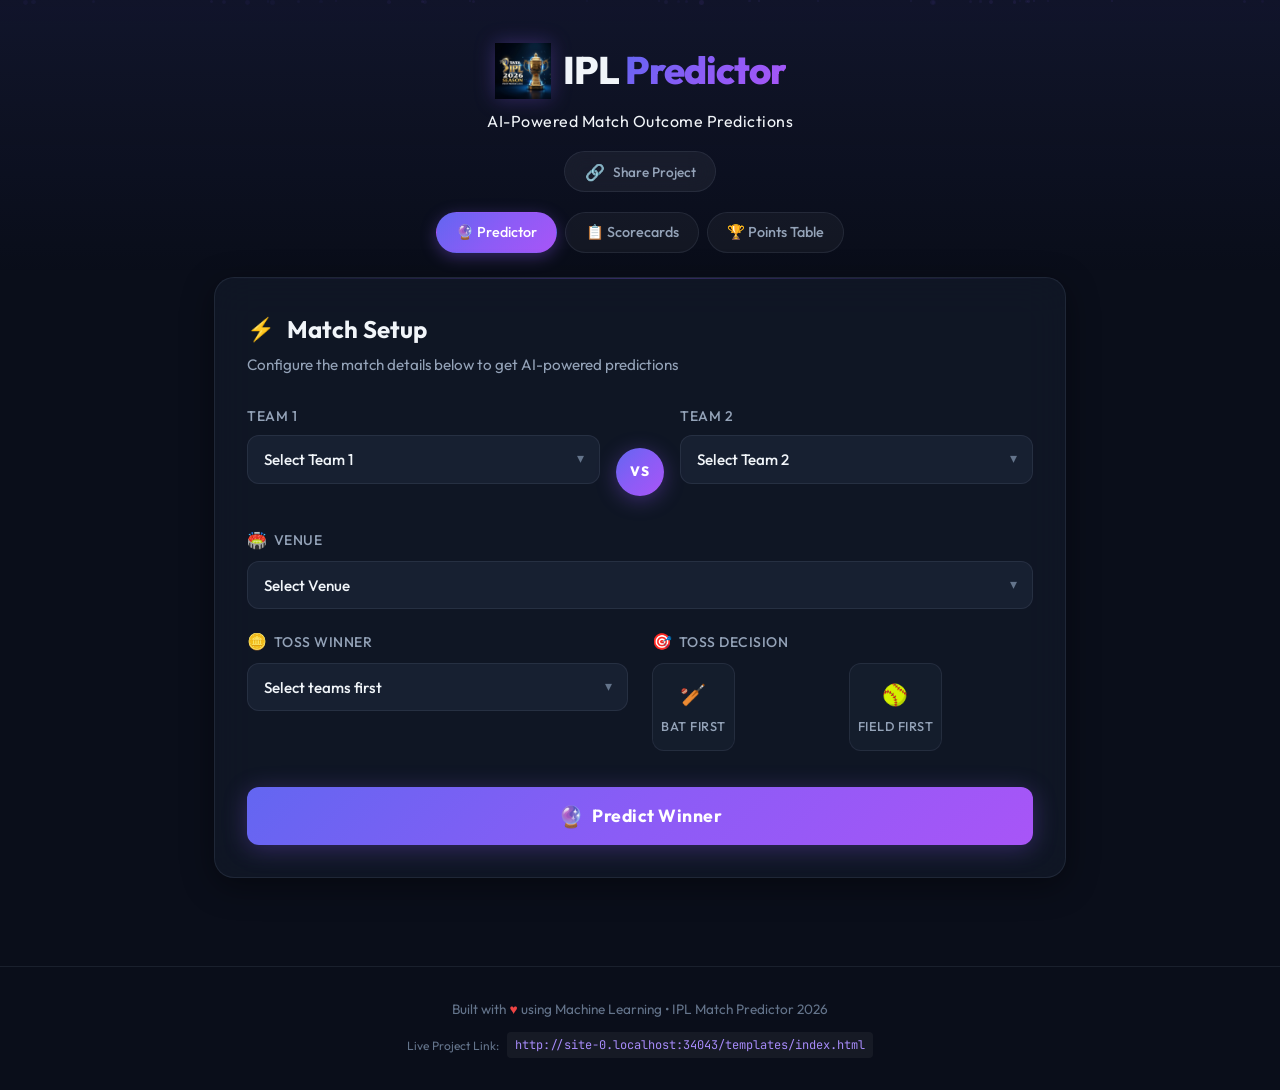
<file: index.html>
<!DOCTYPE html>
<html lang="en">
<head>
    <meta charset="UTF-8">
    <meta name="viewport" content="width=device-width, initial-scale=1.0">
    <title>IPL Match Predictor</title>
    <script>
        // Redirect to template if loaded directly or show landing
        window.location.href = "templates/index.html";
    </script>
</head>
<body>
    <p>Redirecting to IPL Match Predictor...</p>
    <p>If you are not redirected automatically, <a href="templates/index.html">click here</a>.</p>
</body>
</html>
</file>
